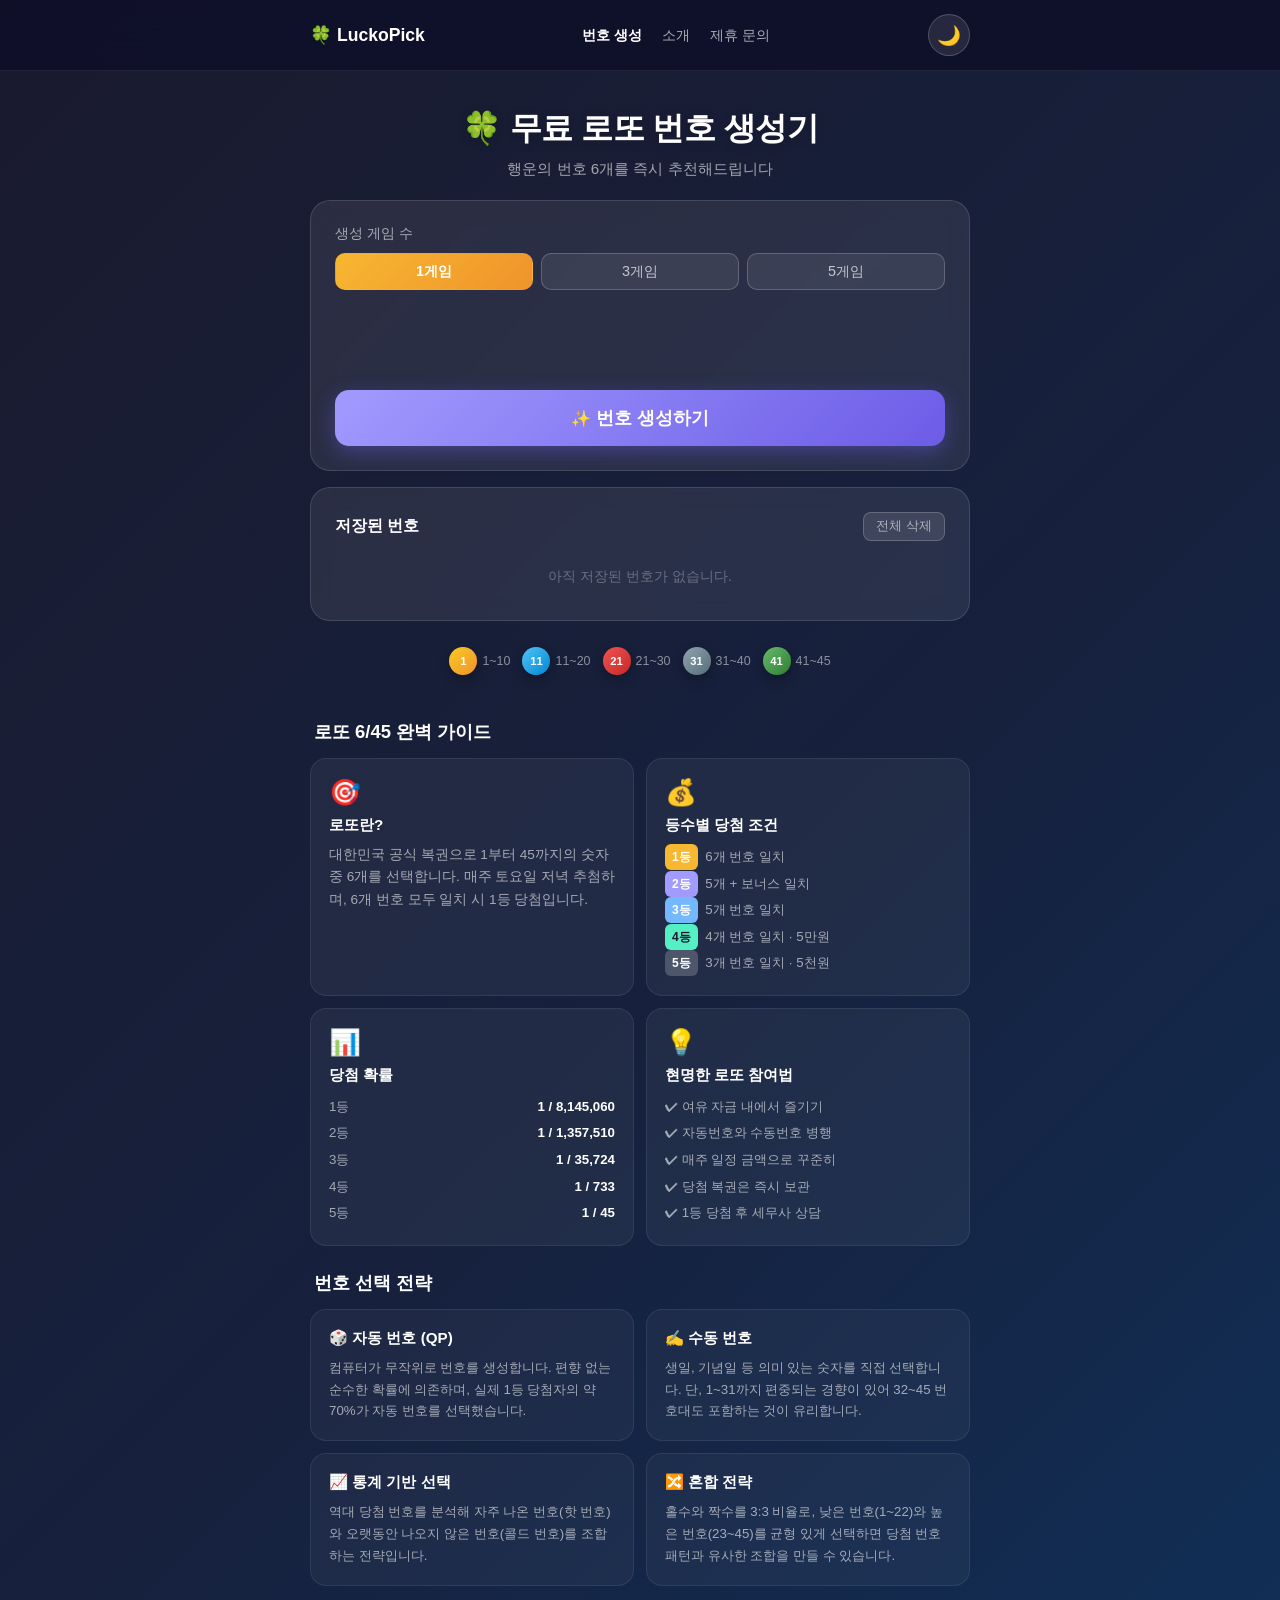
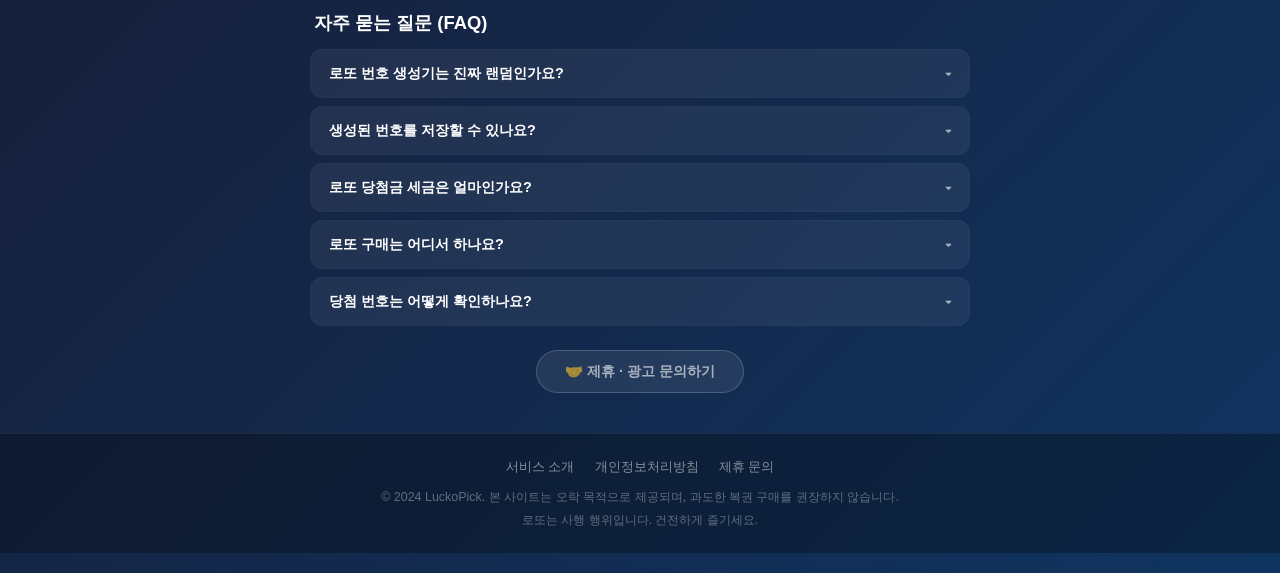
<file: index.html>
<!DOCTYPE html>
<html lang="ko">
<head>
  <meta charset="utf-8">
  <meta name="viewport" content="width=device-width, initial-scale=1">
  <title>로또 번호 생성기 | LuckoPick - 무료 로또 번호 추천</title>
  <meta name="description" content="무료 로또 번호 생성기. 1~45 사이 6개 번호를 랜덤으로 추천해드립니다. 당첨 통계, 번호 분석 등 다양한 정보를 제공합니다.">
  <meta name="keywords" content="로또번호생성기, 로또번호추천, 로또번호자동생성, 무료로또, 로또당첨">
  <meta name="google-adsense-account" content="ca-pub-3804672818794916">
  <script async src="https://pagead2.googlesyndication.com/pagead/js/adsbygoogle.js?client=ca-pub-3804672818794916"
     crossorigin="anonymous"></script>
  <link rel="stylesheet" href="style.css">
  <!-- Google tag (gtag.js) -->
  <script async src="https://www.googletagmanager.com/gtag/js?id=G-SM1YN5XKP8"></script>
  <script>
    window.dataLayer = window.dataLayer || [];
    function gtag(){dataLayer.push(arguments);}
    gtag('js', new Date());
    gtag('config', 'G-SM1YN5XKP8');
  </script>
  <!-- Microsoft Clarity -->
  <script type="text/javascript">
    (function(c,l,a,r,i,t,y){
        c[a]=c[a]||function(){(c[a].q=c[a].q||[]).push(arguments)};
        t=l.createElement(r);t.async=1;t.src="https://www.clarity.ms/tag/"+i;
        y=l.getElementsByTagName(r)[0];y.parentNode.insertBefore(t,y);
    })(window, document, "clarity", "script", "vy3mcishpa");
  </script>
</head>
<body>

  <!-- 네비게이션 -->
  <nav class="navbar">
    <div class="nav-inner">
      <a href="index.html" class="logo">🍀 LuckoPick</a>
      <div class="nav-links">
        <a href="index.html" class="active">번호 생성</a>
        <a href="about.html">소개</a>
        <a href="contact.html">제휴 문의</a>
      </div>
      <button class="theme-toggle" id="themeToggle" aria-label="테마 전환">🌙</button>
    </div>
  </nav>

  <div class="container">

    <!-- 히어로 -->
    <header class="hero">
      <h1>🍀 무료 로또 번호 생성기</h1>
      <p class="subtitle">행운의 번호 6개를 즉시 추천해드립니다</p>
    </header>

    <!-- 번호 생성 카드 -->
    <div class="card main-card">
      <div class="round-select">
        <label>생성 게임 수</label>
        <div class="round-buttons">
          <button class="round-btn active" data-count="1">1게임</button>
          <button class="round-btn" data-count="3">3게임</button>
          <button class="round-btn" data-count="5">5게임</button>
        </div>
      </div>
      <div id="result-area"></div>
      <button id="generateBtn" class="generate-btn">
        <span class="btn-icon">✨</span> 번호 생성하기
      </button>
    </div>

    <!-- 저장된 번호 -->
    <div class="card history-card">
      <div class="history-header">
        <h2>저장된 번호</h2>
        <button id="clearBtn" class="clear-btn">전체 삭제</button>
      </div>
      <div id="historyArea">
        <p class="empty-msg">아직 저장된 번호가 없습니다.</p>
      </div>
    </div>

    <!-- 색상 범례 -->
    <div class="legend">
      <span class="legend-item"><span class="ball ball-yellow">1</span> 1~10</span>
      <span class="legend-item"><span class="ball ball-blue">11</span> 11~20</span>
      <span class="legend-item"><span class="ball ball-red">21</span> 21~30</span>
      <span class="legend-item"><span class="ball ball-gray">31</span> 31~40</span>
      <span class="legend-item"><span class="ball ball-green">41</span> 41~45</span>
    </div>

    <!-- 로또 안내 콘텐츠 -->
    <section class="info-section">
      <h2 class="section-title">로또 6/45 완벽 가이드</h2>
      <div class="info-grid">
        <div class="info-card">
          <div class="info-icon">🎯</div>
          <h3>로또란?</h3>
          <p>대한민국 공식 복권으로 1부터 45까지의 숫자 중 6개를 선택합니다. 매주 토요일 저녁 추첨하며, 6개 번호 모두 일치 시 1등 당첨입니다.</p>
        </div>
        <div class="info-card">
          <div class="info-icon">💰</div>
          <h3>등수별 당첨 조건</h3>
          <ul class="prize-list">
            <li><span class="prize-rank rank-1">1등</span> 6개 번호 일치</li>
            <li><span class="prize-rank rank-2">2등</span> 5개 + 보너스 일치</li>
            <li><span class="prize-rank rank-3">3등</span> 5개 번호 일치</li>
            <li><span class="prize-rank rank-4">4등</span> 4개 번호 일치 · 5만원</li>
            <li><span class="prize-rank rank-5">5등</span> 3개 번호 일치 · 5천원</li>
          </ul>
        </div>
        <div class="info-card">
          <div class="info-icon">📊</div>
          <h3>당첨 확률</h3>
          <ul class="prob-list">
            <li>1등 <strong>1 / 8,145,060</strong></li>
            <li>2등 <strong>1 / 1,357,510</strong></li>
            <li>3등 <strong>1 / 35,724</strong></li>
            <li>4등 <strong>1 / 733</strong></li>
            <li>5등 <strong>1 / 45</strong></li>
          </ul>
        </div>
        <div class="info-card">
          <div class="info-icon">💡</div>
          <h3>현명한 로또 참여법</h3>
          <ul class="tip-list">
            <li>✔ 여유 자금 내에서 즐기기</li>
            <li>✔ 자동번호와 수동번호 병행</li>
            <li>✔ 매주 일정 금액으로 꾸준히</li>
            <li>✔ 당첨 복권은 즉시 보관</li>
            <li>✔ 1등 당첨 후 세무사 상담</li>
          </ul>
        </div>
      </div>
    </section>

    <!-- 번호 선택 전략 -->
    <section class="info-section">
      <h2 class="section-title">번호 선택 전략</h2>
      <div class="strategy-grid">
        <div class="strategy-card">
          <h3>🎲 자동 번호 (QP)</h3>
          <p>컴퓨터가 무작위로 번호를 생성합니다. 편향 없는 순수한 확률에 의존하며, 실제 1등 당첨자의 약 70%가 자동 번호를 선택했습니다.</p>
        </div>
        <div class="strategy-card">
          <h3>✍️ 수동 번호</h3>
          <p>생일, 기념일 등 의미 있는 숫자를 직접 선택합니다. 단, 1~31까지 편중되는 경향이 있어 32~45 번호대도 포함하는 것이 유리합니다.</p>
        </div>
        <div class="strategy-card">
          <h3>📈 통계 기반 선택</h3>
          <p>역대 당첨 번호를 분석해 자주 나온 번호(핫 번호)와 오랫동안 나오지 않은 번호(콜드 번호)를 조합하는 전략입니다.</p>
        </div>
        <div class="strategy-card">
          <h3>🔀 혼합 전략</h3>
          <p>홀수와 짝수를 3:3 비율로, 낮은 번호(1~22)와 높은 번호(23~45)를 균형 있게 선택하면 당첨 번호 패턴과 유사한 조합을 만들 수 있습니다.</p>
        </div>
      </div>
    </section>

    <!-- 자주 묻는 질문 -->
    <section class="info-section">
      <h2 class="section-title">자주 묻는 질문 (FAQ)</h2>
      <div class="faq-list">
        <div class="faq-item">
          <button class="faq-q">로또 번호 생성기는 진짜 랜덤인가요?</button>
          <div class="faq-a">네, JavaScript의 <code>Math.random()</code>을 활용한 의사난수(pseudo-random) 알고리즘으로 생성됩니다. 어떤 번호도 다른 번호보다 유리하지 않으며, 매 생성 시 완전히 독립적으로 작동합니다.</div>
        </div>
        <div class="faq-item">
          <button class="faq-q">생성된 번호를 저장할 수 있나요?</button>
          <div class="faq-a">번호를 생성하면 자동으로 기기 내 저장(localStorage)됩니다. 브라우저를 닫아도 최대 20회까지 기록이 유지되며, '전체 삭제' 버튼으로 초기화할 수 있습니다.</div>
        </div>
        <div class="faq-item">
          <button class="faq-q">로또 당첨금 세금은 얼마인가요?</button>
          <div class="faq-a">3억 원 이하 당첨금은 22%(지방세 포함), 3억 원 초과분은 33%의 세금이 부과됩니다. 예를 들어 20억 원 당첨 시 실수령액은 약 13.1억 원입니다.</div>
        </div>
        <div class="faq-item">
          <button class="faq-q">로또 구매는 어디서 하나요?</button>
          <div class="faq-a">전국 로또 판매점 또는 동행복권 공식 앱/웹사이트(dhlottery.co.kr)에서 구매할 수 있습니다. 온라인 구매는 본인 인증 후 이용 가능합니다.</div>
        </div>
        <div class="faq-item">
          <button class="faq-q">당첨 번호는 어떻게 확인하나요?</button>
          <div class="faq-a">매주 토요일 오후 8시 35분 MBC 생방송 및 동행복권 공식 채널에서 추첨합니다. 동행복권 앱에서 QR코드로 즉시 확인도 가능합니다.</div>
        </div>
      </div>
    </section>

    <!-- 제휴 배너 -->
    <div class="contact-link">
      <a href="contact.html" class="contact-btn">🤝 제휴 · 광고 문의하기</a>
    </div>

  </div>

  <!-- 푸터 -->
  <footer class="footer">
    <div class="footer-inner">
      <div class="footer-links">
        <a href="about.html">서비스 소개</a>
        <a href="privacy.html">개인정보처리방침</a>
        <a href="contact.html">제휴 문의</a>
      </div>
      <p class="footer-copy">© 2024 LuckoPick. 본 사이트는 오락 목적으로 제공되며, 과도한 복권 구매를 권장하지 않습니다.</p>
      <p class="footer-disclaimer">로또는 사행 행위입니다. 건전하게 즐기세요.</p>
    </div>
  </footer>

  <script src="main.js"></script>
</body>
</html>
</file>
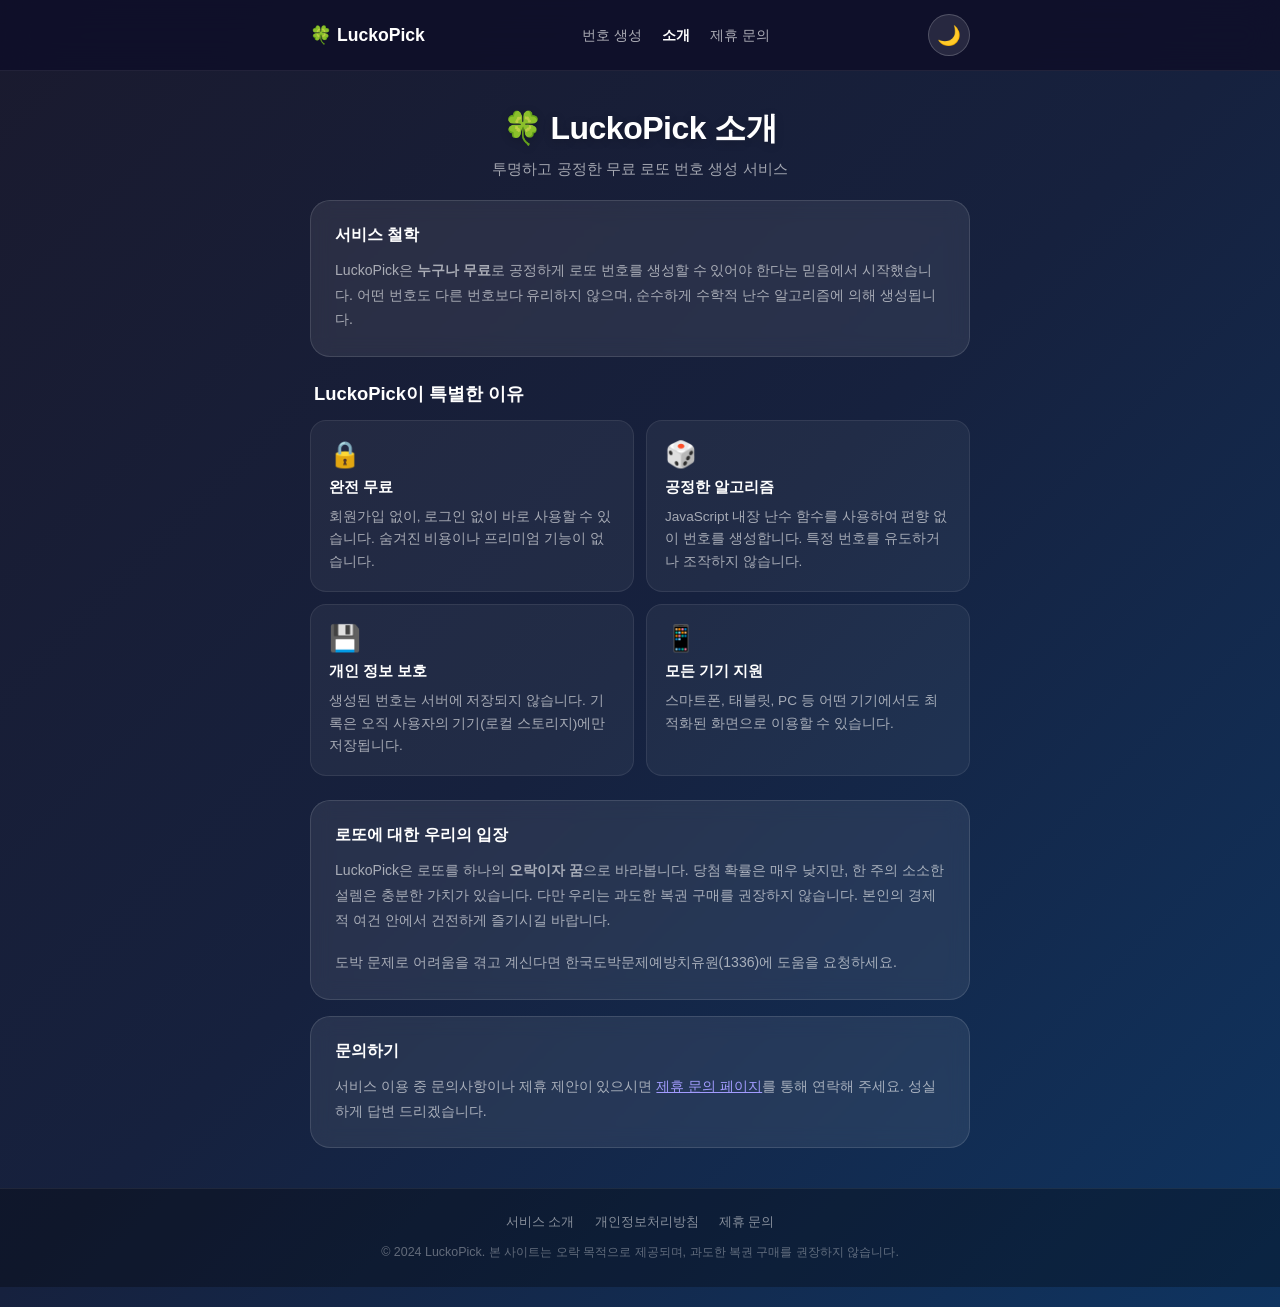
<file: about.html>
<!DOCTYPE html>
<html lang="ko">
<head>
  <meta charset="utf-8">
  <meta name="viewport" content="width=device-width, initial-scale=1">
  <title>서비스 소개 | LuckoPick</title>
  <meta name="description" content="LuckoPick은 무료 로또 번호 생성 서비스입니다. 투명하고 공정한 랜덤 번호 추천으로 여러분의 행운을 응원합니다.">
  <meta name="google-adsense-account" content="ca-pub-3804672818794916">
  <script async src="https://pagead2.googlesyndication.com/pagead/js/adsbygoogle.js?client=ca-pub-3804672818794916"
     crossorigin="anonymous"></script>
  <link rel="stylesheet" href="style.css">
  <!-- Google tag (gtag.js) -->
  <script async src="https://www.googletagmanager.com/gtag/js?id=G-SM1YN5XKP8"></script>
  <script>
    window.dataLayer = window.dataLayer || [];
    function gtag(){dataLayer.push(arguments);}
    gtag('js', new Date());
    gtag('config', 'G-SM1YN5XKP8');
  </script>
  <!-- Microsoft Clarity -->
  <script type="text/javascript">
    (function(c,l,a,r,i,t,y){
        c[a]=c[a]||function(){(c[a].q=c[a].q||[]).push(arguments)};
        t=l.createElement(r);t.async=1;t.src="https://www.clarity.ms/tag/"+i;
        y=l.getElementsByTagName(r)[0];y.parentNode.insertBefore(t,y);
    })(window, document, "clarity", "script", "vy3mcishpa");
  </script>
</head>
<body>

  <nav class="navbar">
    <div class="nav-inner">
      <a href="index.html" class="logo">🍀 LuckoPick</a>
      <div class="nav-links">
        <a href="index.html">번호 생성</a>
        <a href="about.html" class="active">소개</a>
        <a href="contact.html">제휴 문의</a>
      </div>
      <button class="theme-toggle" id="themeToggle" aria-label="테마 전환">🌙</button>
    </div>
  </nav>

  <div class="container">
    <header class="hero">
      <h1>🍀 LuckoPick 소개</h1>
      <p class="subtitle">투명하고 공정한 무료 로또 번호 생성 서비스</p>
    </header>

    <div class="card">
      <h2 class="card-title">서비스 철학</h2>
      <p class="card-text">LuckoPick은 <strong>누구나 무료</strong>로 공정하게 로또 번호를 생성할 수 있어야 한다는 믿음에서 시작했습니다. 어떤 번호도 다른 번호보다 유리하지 않으며, 순수하게 수학적 난수 알고리즘에 의해 생성됩니다.</p>
    </div>

    <section class="info-section">
      <h2 class="section-title">LuckoPick이 특별한 이유</h2>
      <div class="info-grid">
        <div class="info-card">
          <div class="info-icon">🔒</div>
          <h3>완전 무료</h3>
          <p>회원가입 없이, 로그인 없이 바로 사용할 수 있습니다. 숨겨진 비용이나 프리미엄 기능이 없습니다.</p>
        </div>
        <div class="info-card">
          <div class="info-icon">🎲</div>
          <h3>공정한 알고리즘</h3>
          <p>JavaScript 내장 난수 함수를 사용하여 편향 없이 번호를 생성합니다. 특정 번호를 유도하거나 조작하지 않습니다.</p>
        </div>
        <div class="info-card">
          <div class="info-icon">💾</div>
          <h3>개인 정보 보호</h3>
          <p>생성된 번호는 서버에 저장되지 않습니다. 기록은 오직 사용자의 기기(로컬 스토리지)에만 저장됩니다.</p>
        </div>
        <div class="info-card">
          <div class="info-icon">📱</div>
          <h3>모든 기기 지원</h3>
          <p>스마트폰, 태블릿, PC 등 어떤 기기에서도 최적화된 화면으로 이용할 수 있습니다.</p>
        </div>
      </div>
    </section>

    <div class="card">
      <h2 class="card-title">로또에 대한 우리의 입장</h2>
      <p class="card-text">LuckoPick은 로또를 하나의 <strong>오락이자 꿈</strong>으로 바라봅니다. 당첨 확률은 매우 낮지만, 한 주의 소소한 설렘은 충분한 가치가 있습니다. 다만 우리는 과도한 복권 구매를 권장하지 않습니다. 본인의 경제적 여건 안에서 건전하게 즐기시길 바랍니다.</p>
      <br>
      <p class="card-text">도박 문제로 어려움을 겪고 계신다면 한국도박문제예방치유원(1336)에 도움을 요청하세요.</p>
    </div>

    <div class="card">
      <h2 class="card-title">문의하기</h2>
      <p class="card-text">서비스 이용 중 문의사항이나 제휴 제안이 있으시면 <a href="contact.html" style="color: #a29bfe;">제휴 문의 페이지</a>를 통해 연락해 주세요. 성실하게 답변 드리겠습니다.</p>
    </div>

  </div>

  <footer class="footer">
    <div class="footer-inner">
      <div class="footer-links">
        <a href="about.html">서비스 소개</a>
        <a href="privacy.html">개인정보처리방침</a>
        <a href="contact.html">제휴 문의</a>
      </div>
      <p class="footer-copy">© 2024 LuckoPick. 본 사이트는 오락 목적으로 제공되며, 과도한 복권 구매를 권장하지 않습니다.</p>
    </div>
  </footer>

  <script src="main.js"></script>
</body>
</html>
</file>
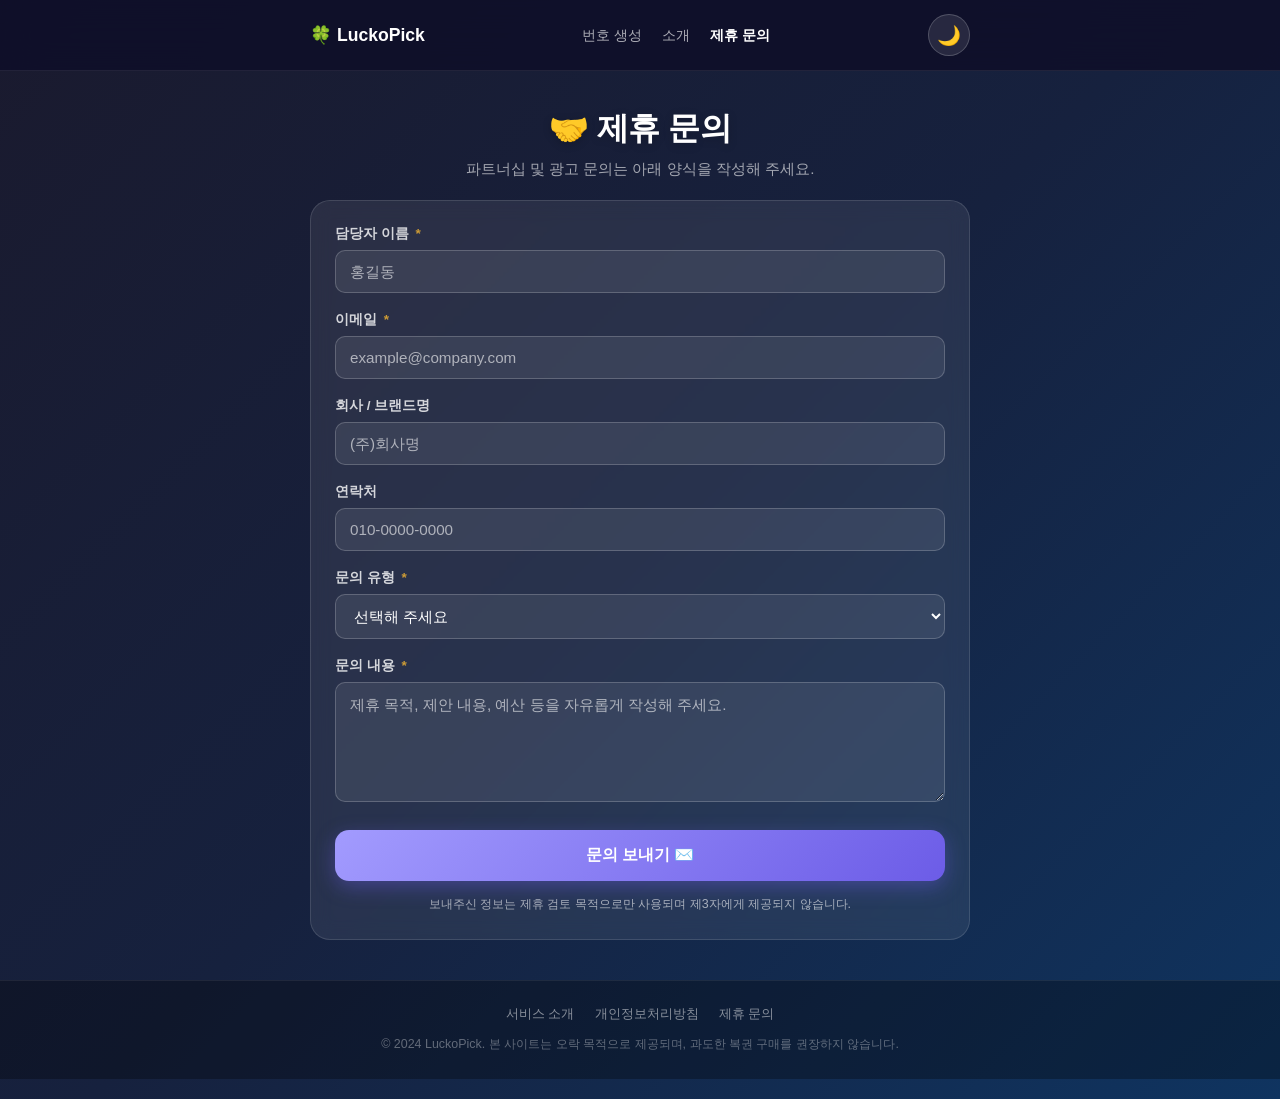
<file: contact.html>
<!DOCTYPE html>
<html lang="ko">
<head>
  <meta charset="utf-8">
  <meta name="viewport" content="width=device-width, initial-scale=1">
  <title>제휴 문의 | LuckoPick</title>
  <meta name="description" content="LuckoPick 제휴, 광고, 파트너십 문의 페이지입니다.">
  <meta name="google-adsense-account" content="ca-pub-3804672818794916">
  <script async src="https://pagead2.googlesyndication.com/pagead/js/adsbygoogle.js?client=ca-pub-3804672818794916"
     crossorigin="anonymous"></script>
  <link rel="stylesheet" href="style.css">
  <!-- Google tag (gtag.js) -->
  <script async src="https://www.googletagmanager.com/gtag/js?id=G-SM1YN5XKP8"></script>
  <script>
    window.dataLayer = window.dataLayer || [];
    function gtag(){dataLayer.push(arguments);}
    gtag('js', new Date());
    gtag('config', 'G-SM1YN5XKP8');
  </script>
  <!-- Microsoft Clarity -->
  <script type="text/javascript">
    (function(c,l,a,r,i,t,y){
        c[a]=c[a]||function(){(c[a].q=c[a].q||[]).push(arguments)};
        t=l.createElement(r);t.async=1;t.src="https://www.clarity.ms/tag/"+i;
        y=l.getElementsByTagName(r)[0];y.parentNode.insertBefore(t,y);
    })(window, document, "clarity", "script", "vy3mcishpa");
  </script>
  <style>
    .form-group { margin-bottom: 18px; }
    label {
      display: block;
      font-size: 0.85rem;
      font-weight: 600;
      color: var(--text-color);
      opacity: 0.8;
      margin-bottom: 7px;
    }
    label .required { color: #f7b731; margin-left: 3px; }
    input, select, textarea {
      width: 100%;
      padding: 12px 14px;
      background: var(--round-btn-bg);
      border: 1px solid var(--round-btn-border);
      border-radius: 10px;
      color: var(--text-color);
      font-size: 0.95rem;
      font-family: inherit;
      outline: none;
      transition: border-color 0.2s, background 0.2s;
    }
    input::placeholder, textarea::placeholder { color: var(--text-muted); }
    input:focus, select:focus, textarea:focus {
      border-color: #a29bfe;
      background: rgba(162,155,254,0.08);
    }
    select option { background: #1a1a2e; color: #fff; }
    textarea { resize: vertical; min-height: 120px; }
    .submit-btn {
      width: 100%;
      padding: 15px;
      background: linear-gradient(135deg, #a29bfe, #6c5ce7);
      border: none;
      border-radius: 14px;
      color: #fff;
      font-size: 1rem;
      font-weight: 700;
      cursor: pointer;
      margin-top: 6px;
      box-shadow: 0 6px 20px rgba(108,92,231,0.4);
      transition: transform 0.2s, box-shadow 0.2s;
    }
    .submit-btn:hover { transform: translateY(-2px); box-shadow: 0 10px 28px rgba(108,92,231,0.5); }
    .submit-btn:active { transform: translateY(0); }
    .submit-btn:disabled { opacity: 0.6; cursor: not-allowed; transform: none; }
    .success-msg {
      display: none;
      background: rgba(102,187,106,0.15);
      border: 1px solid rgba(102,187,106,0.4);
      border-radius: 12px;
      padding: 18px;
      text-align: center;
      color: #a5d6a7;
      margin-top: 16px;
      font-weight: 600;
      font-size: 0.95rem;
    }
    .success-msg.show { display: block; }
    .notice {
      font-size: 0.78rem;
      color: var(--text-muted);
      text-align: center;
      margin-top: 14px;
      line-height: 1.6;
    }
  </style>
</head>
<body>

  <nav class="navbar">
    <div class="nav-inner">
      <a href="index.html" class="logo">🍀 LuckoPick</a>
      <div class="nav-links">
        <a href="index.html">번호 생성</a>
        <a href="about.html">소개</a>
        <a href="contact.html" class="active">제휴 문의</a>
      </div>
      <button class="theme-toggle" id="themeToggle" aria-label="테마 전환">🌙</button>
    </div>
  </nav>

  <div class="container">
    <header class="hero">
      <h1>🤝 제휴 문의</h1>
      <p class="subtitle">파트너십 및 광고 문의는 아래 양식을 작성해 주세요.</p>
    </header>

    <div class="card">
      <form id="contactForm" action="https://formspree.io/f/xyknognn" method="POST">

        <div class="form-group">
          <label>담당자 이름 <span class="required">*</span></label>
          <input type="text" name="name" placeholder="홍길동" required>
        </div>

        <div class="form-group">
          <label>이메일 <span class="required">*</span></label>
          <input type="email" name="email" placeholder="example@company.com" required>
        </div>

        <div class="form-group">
          <label>회사 / 브랜드명</label>
          <input type="text" name="company" placeholder="(주)회사명">
        </div>

        <div class="form-group">
          <label>연락처</label>
          <input type="tel" name="phone" placeholder="010-0000-0000">
        </div>

        <div class="form-group">
          <label>문의 유형 <span class="required">*</span></label>
          <select name="type" required>
            <option value="" disabled selected>선택해 주세요</option>
            <option value="광고/스폰서십">광고 / 스폰서십</option>
            <option value="콘텐츠 제휴">콘텐츠 제휴</option>
            <option value="입점/등록 제안">입점 / 등록 제안</option>
            <option value="공동 마케팅">공동 마케팅</option>
            <option value="기타">기타</option>
          </select>
        </div>

        <div class="form-group">
          <label>문의 내용 <span class="required">*</span></label>
          <textarea name="message" placeholder="제휴 목적, 제안 내용, 예산 등을 자유롭게 작성해 주세요." required></textarea>
        </div>

        <input type="text" name="_gotcha" style="display:none">
        <input type="hidden" name="_subject" value="[LuckoPick] 새 제휴 문의가 도착했습니다">

        <button type="submit" class="submit-btn" id="submitBtn">문의 보내기 ✉️</button>
      </form>

      <div class="success-msg" id="successMsg">
        ✅ 문의가 성공적으로 전송되었습니다!<br>
        빠른 시일 내에 답변 드리겠습니다.
      </div>

      <p class="notice">보내주신 정보는 제휴 검토 목적으로만 사용되며 제3자에게 제공되지 않습니다.</p>
    </div>
  </div>

  <footer class="footer">
    <div class="footer-inner">
      <div class="footer-links">
        <a href="about.html">서비스 소개</a>
        <a href="privacy.html">개인정보처리방침</a>
        <a href="contact.html">제휴 문의</a>
      </div>
      <p class="footer-copy">© 2024 LuckoPick. 본 사이트는 오락 목적으로 제공되며, 과도한 복권 구매를 권장하지 않습니다.</p>
    </div>
  </footer>

  <script src="main.js"></script>
  <script>
    const form = document.getElementById('contactForm');
    const submitBtn = document.getElementById('submitBtn');
    const successMsg = document.getElementById('successMsg');

    form.addEventListener('submit', async (e) => {
      e.preventDefault();
      submitBtn.disabled = true;
      submitBtn.textContent = '전송 중...';
      try {
        const res = await fetch(form.action, {
          method: 'POST',
          body: new FormData(form),
          headers: { 'Accept': 'application/json' }
        });
        if (res.ok) {
          form.style.display = 'none';
          successMsg.classList.add('show');
        } else {
          alert('전송에 실패했습니다. 잠시 후 다시 시도해 주세요.');
          submitBtn.disabled = false;
          submitBtn.textContent = '문의 보내기 ✉️';
        }
      } catch {
        alert('네트워크 오류가 발생했습니다.');
        submitBtn.disabled = false;
        submitBtn.textContent = '문의 보내기 ✉️';
      }
    });
  </script>
</body>
</html>
</file>
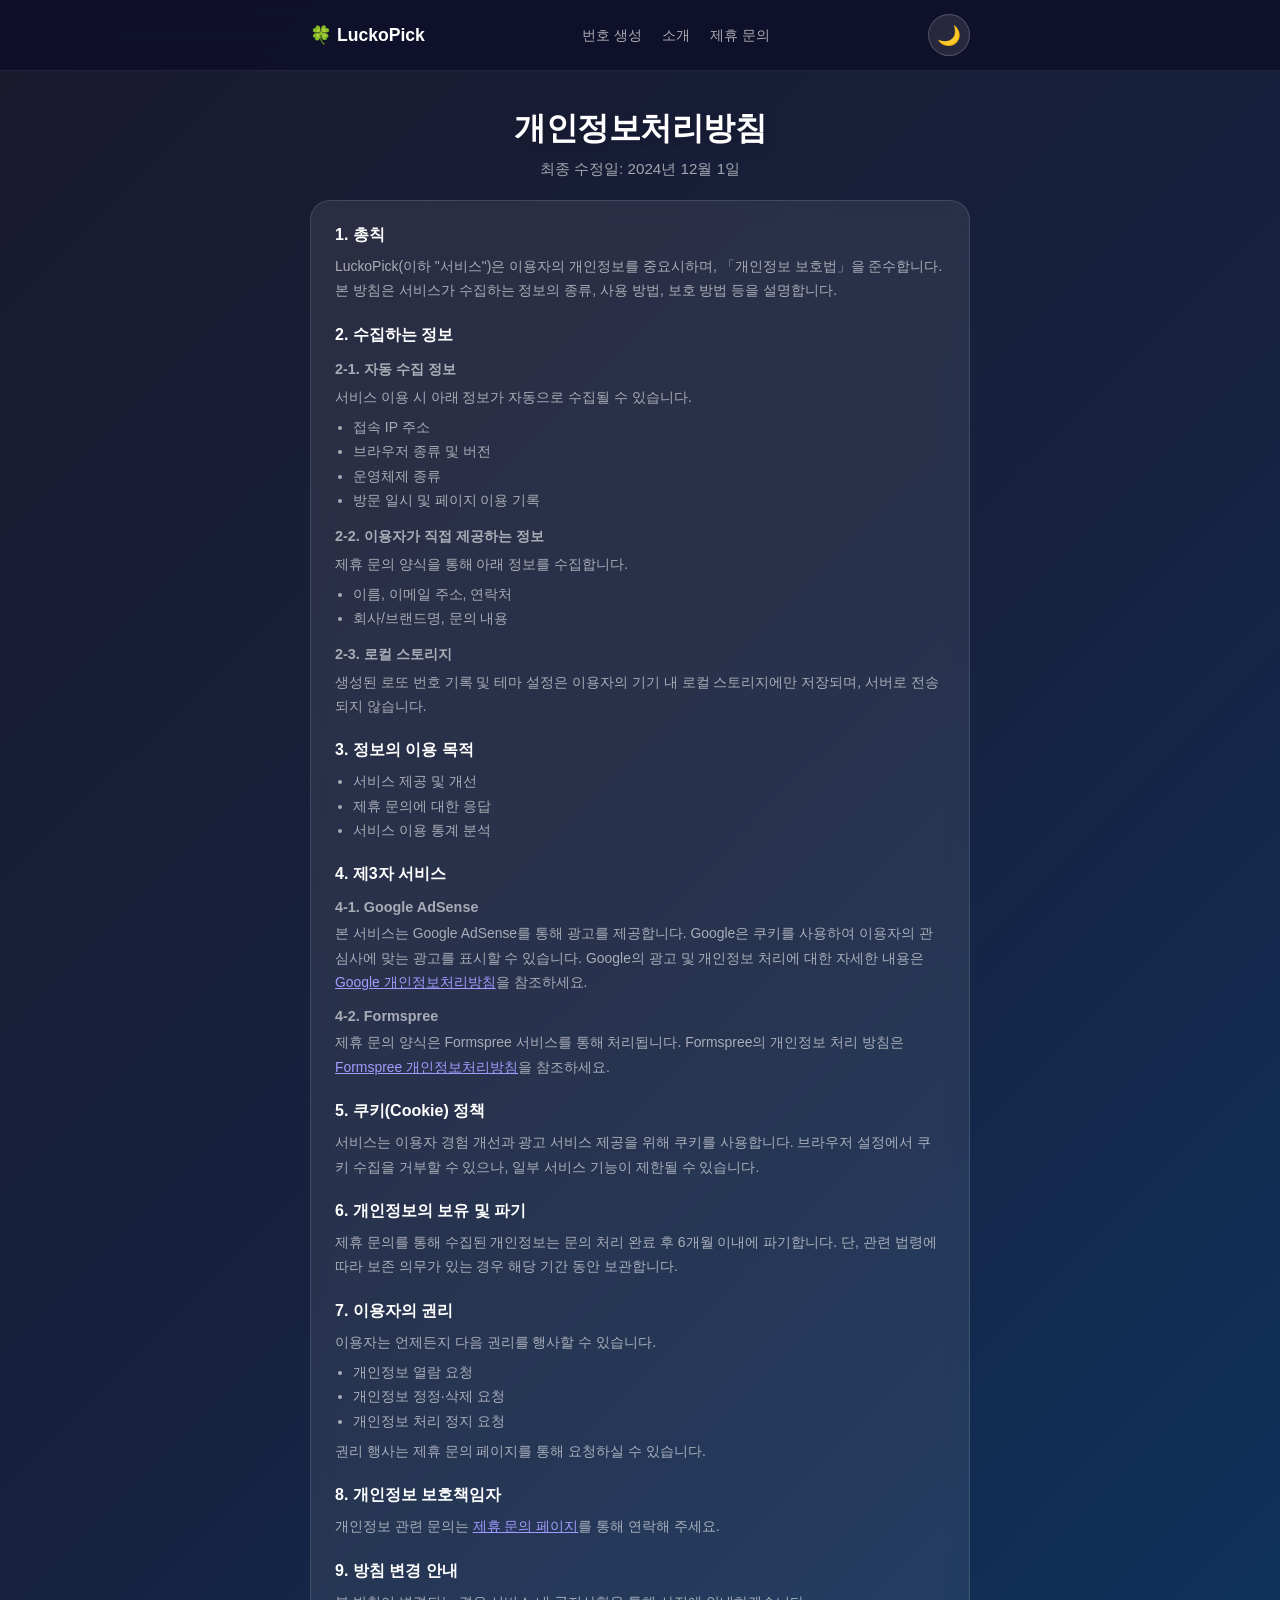
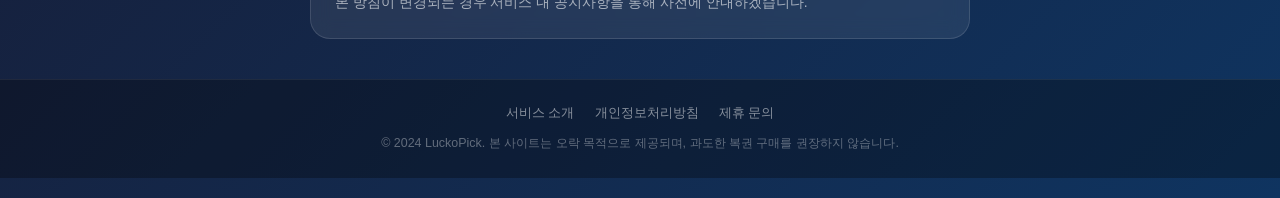
<file: privacy.html>
<!DOCTYPE html>
<html lang="ko">
<head>
  <meta charset="utf-8">
  <meta name="viewport" content="width=device-width, initial-scale=1">
  <title>개인정보처리방침 | LuckoPick</title>
  <meta name="description" content="LuckoPick의 개인정보처리방침입니다.">
  <meta name="google-adsense-account" content="ca-pub-3804672818794916">
  <script async src="https://pagead2.googlesyndication.com/pagead/js/adsbygoogle.js?client=ca-pub-3804672818794916"
     crossorigin="anonymous"></script>
  <link rel="stylesheet" href="style.css">
  <!-- Google tag (gtag.js) -->
  <script async src="https://www.googletagmanager.com/gtag/js?id=G-SM1YN5XKP8"></script>
  <script>
    window.dataLayer = window.dataLayer || [];
    function gtag(){dataLayer.push(arguments);}
    gtag('js', new Date());
    gtag('config', 'G-SM1YN5XKP8');
  </script>
  <!-- Microsoft Clarity -->
  <script type="text/javascript">
    (function(c,l,a,r,i,t,y){
        c[a]=c[a]||function(){(c[a].q=c[a].q||[]).push(arguments)};
        t=l.createElement(r);t.async=1;t.src="https://www.clarity.ms/tag/"+i;
        y=l.getElementsByTagName(r)[0];y.parentNode.insertBefore(t,y);
    })(window, document, "clarity", "script", "vy3mcishpa");
  </script>
</head>
<body>

  <nav class="navbar">
    <div class="nav-inner">
      <a href="index.html" class="logo">🍀 LuckoPick</a>
      <div class="nav-links">
        <a href="index.html">번호 생성</a>
        <a href="about.html">소개</a>
        <a href="contact.html">제휴 문의</a>
      </div>
      <button class="theme-toggle" id="themeToggle" aria-label="테마 전환">🌙</button>
    </div>
  </nav>

  <div class="container">
    <header class="hero">
      <h1>개인정보처리방침</h1>
      <p class="subtitle">최종 수정일: 2024년 12월 1일</p>
    </header>

    <div class="card privacy-card">

      <h2>1. 총칙</h2>
      <p>LuckoPick(이하 "서비스")은 이용자의 개인정보를 중요시하며, 「개인정보 보호법」을 준수합니다. 본 방침은 서비스가 수집하는 정보의 종류, 사용 방법, 보호 방법 등을 설명합니다.</p>

      <h2>2. 수집하는 정보</h2>
      <h3>2-1. 자동 수집 정보</h3>
      <p>서비스 이용 시 아래 정보가 자동으로 수집될 수 있습니다.</p>
      <ul>
        <li>접속 IP 주소</li>
        <li>브라우저 종류 및 버전</li>
        <li>운영체제 종류</li>
        <li>방문 일시 및 페이지 이용 기록</li>
      </ul>

      <h3>2-2. 이용자가 직접 제공하는 정보</h3>
      <p>제휴 문의 양식을 통해 아래 정보를 수집합니다.</p>
      <ul>
        <li>이름, 이메일 주소, 연락처</li>
        <li>회사/브랜드명, 문의 내용</li>
      </ul>

      <h3>2-3. 로컬 스토리지</h3>
      <p>생성된 로또 번호 기록 및 테마 설정은 이용자의 기기 내 로컬 스토리지에만 저장되며, 서버로 전송되지 않습니다.</p>

      <h2>3. 정보의 이용 목적</h2>
      <ul>
        <li>서비스 제공 및 개선</li>
        <li>제휴 문의에 대한 응답</li>
        <li>서비스 이용 통계 분석</li>
      </ul>

      <h2>4. 제3자 서비스</h2>
      <h3>4-1. Google AdSense</h3>
      <p>본 서비스는 Google AdSense를 통해 광고를 제공합니다. Google은 쿠키를 사용하여 이용자의 관심사에 맞는 광고를 표시할 수 있습니다. Google의 광고 및 개인정보 처리에 대한 자세한 내용은 <a href="https://policies.google.com/privacy" target="_blank" rel="noopener">Google 개인정보처리방침</a>을 참조하세요.</p>

      <h3>4-2. Formspree</h3>
      <p>제휴 문의 양식은 Formspree 서비스를 통해 처리됩니다. Formspree의 개인정보 처리 방침은 <a href="https://formspree.io/legal/privacy-policy" target="_blank" rel="noopener">Formspree 개인정보처리방침</a>을 참조하세요.</p>

      <h2>5. 쿠키(Cookie) 정책</h2>
      <p>서비스는 이용자 경험 개선과 광고 서비스 제공을 위해 쿠키를 사용합니다. 브라우저 설정에서 쿠키 수집을 거부할 수 있으나, 일부 서비스 기능이 제한될 수 있습니다.</p>

      <h2>6. 개인정보의 보유 및 파기</h2>
      <p>제휴 문의를 통해 수집된 개인정보는 문의 처리 완료 후 6개월 이내에 파기합니다. 단, 관련 법령에 따라 보존 의무가 있는 경우 해당 기간 동안 보관합니다.</p>

      <h2>7. 이용자의 권리</h2>
      <p>이용자는 언제든지 다음 권리를 행사할 수 있습니다.</p>
      <ul>
        <li>개인정보 열람 요청</li>
        <li>개인정보 정정·삭제 요청</li>
        <li>개인정보 처리 정지 요청</li>
      </ul>
      <p>권리 행사는 제휴 문의 페이지를 통해 요청하실 수 있습니다.</p>

      <h2>8. 개인정보 보호책임자</h2>
      <p>개인정보 관련 문의는 <a href="contact.html">제휴 문의 페이지</a>를 통해 연락해 주세요.</p>

      <h2>9. 방침 변경 안내</h2>
      <p>본 방침이 변경되는 경우 서비스 내 공지사항을 통해 사전에 안내하겠습니다.</p>

    </div>
  </div>

  <footer class="footer">
    <div class="footer-inner">
      <div class="footer-links">
        <a href="about.html">서비스 소개</a>
        <a href="privacy.html">개인정보처리방침</a>
        <a href="contact.html">제휴 문의</a>
      </div>
      <p class="footer-copy">© 2024 LuckoPick. 본 사이트는 오락 목적으로 제공되며, 과도한 복권 구매를 권장하지 않습니다.</p>
    </div>
  </footer>

  <script src="main.js"></script>
</body>
</html>
</file>
<file: style.css>
* {
  box-sizing: border-box;
  margin: 0;
  padding: 0;
}

/* ── 다크 모드 (기본) ── */
:root {
  --bg-gradient: linear-gradient(135deg, #1a1a2e 0%, #16213e 50%, #0f3460 100%);
  --text-color: #fff;
  --text-muted: rgba(255,255,255,0.6);
  --text-faint: rgba(255,255,255,0.35);
  --card-bg: rgba(255,255,255,0.08);
  --card-border: rgba(255,255,255,0.12);
  --round-btn-bg: rgba(255,255,255,0.08);
  --round-btn-border: rgba(255,255,255,0.2);
  --round-btn-color: rgba(255,255,255,0.7);
  --round-btn-hover: rgba(255,255,255,0.15);
  --clear-btn-bg: rgba(255,255,255,0.1);
  --clear-btn-border: rgba(255,255,255,0.2);
  --clear-btn-color: rgba(255,255,255,0.6);
  --history-border: rgba(255,255,255,0.07);
  --empty-color: rgba(255,255,255,0.3);
  --legend-color: rgba(255,255,255,0.5);
  --theme-btn-bg: rgba(255,255,255,0.1);
  --theme-btn-border: rgba(255,255,255,0.2);
  --nav-bg: rgba(15,15,40,0.85);
  --nav-border: rgba(255,255,255,0.08);
  --nav-link: rgba(255,255,255,0.65);
  --nav-active: #fff;
  --info-card-bg: rgba(255,255,255,0.05);
  --info-card-border: rgba(255,255,255,0.08);
  --faq-q-bg: rgba(255,255,255,0.06);
  --faq-q-hover: rgba(255,255,255,0.1);
  --faq-a-bg: rgba(255,255,255,0.03);
  --footer-bg: rgba(0,0,0,0.3);
  --footer-border: rgba(255,255,255,0.07);
  --footer-link: rgba(255,255,255,0.5);
  --strategy-bg: rgba(255,255,255,0.04);
  --strategy-border: rgba(255,255,255,0.08);
}

/* ── 라이트 모드 ── */
body.light {
  --bg-gradient: linear-gradient(135deg, #e8eaf6 0%, #e3f2fd 50%, #f3e5f5 100%);
  --text-color: #1a1a2e;
  --text-muted: rgba(0,0,0,0.55);
  --text-faint: rgba(0,0,0,0.35);
  --card-bg: rgba(255,255,255,0.75);
  --card-border: rgba(0,0,0,0.08);
  --round-btn-bg: rgba(0,0,0,0.05);
  --round-btn-border: rgba(0,0,0,0.15);
  --round-btn-color: rgba(0,0,0,0.65);
  --round-btn-hover: rgba(0,0,0,0.1);
  --clear-btn-bg: rgba(0,0,0,0.05);
  --clear-btn-border: rgba(0,0,0,0.15);
  --clear-btn-color: rgba(0,0,0,0.5);
  --history-border: rgba(0,0,0,0.07);
  --empty-color: rgba(0,0,0,0.3);
  --legend-color: rgba(0,0,0,0.5);
  --theme-btn-bg: rgba(0,0,0,0.07);
  --theme-btn-border: rgba(0,0,0,0.15);
  --nav-bg: rgba(255,255,255,0.9);
  --nav-border: rgba(0,0,0,0.08);
  --nav-link: rgba(0,0,0,0.55);
  --nav-active: #1a1a2e;
  --info-card-bg: rgba(255,255,255,0.7);
  --info-card-border: rgba(0,0,0,0.07);
  --faq-q-bg: rgba(0,0,0,0.04);
  --faq-q-hover: rgba(0,0,0,0.08);
  --faq-a-bg: rgba(0,0,0,0.02);
  --footer-bg: rgba(0,0,0,0.06);
  --footer-border: rgba(0,0,0,0.08);
  --footer-link: rgba(0,0,0,0.45);
  --strategy-bg: rgba(255,255,255,0.6);
  --strategy-border: rgba(0,0,0,0.07);
}

body {
  font-family: 'Segoe UI', 'Apple SD Gothic Neo', sans-serif;
  background: var(--bg-gradient);
  min-height: 100vh;
  padding: 0 0 20px;
  color: var(--text-color);
  transition: background 0.35s, color 0.35s;
}

.container {
  max-width: 600px;
  margin: 0 auto;
  padding: 0 20px;
}

header {
  text-align: center;
  padding: 30px 0 20px;
}

/* 헤더 상단 레이아웃 */
.header-top {
  display: flex;
  align-items: center;
  justify-content: space-between;
}

header h1 {
  font-size: 2rem;
  font-weight: 800;
  letter-spacing: -0.5px;
  text-shadow: 0 2px 10px rgba(0,0,0,0.2);
}

/* 테마 토글 버튼 */
.theme-toggle {
  width: 42px;
  height: 42px;
  border-radius: 50%;
  border: 1px solid var(--theme-btn-border);
  background: var(--theme-btn-bg);
  font-size: 1.2rem;
  cursor: pointer;
  display: flex;
  align-items: center;
  justify-content: center;
  transition: background 0.2s, transform 0.2s;
}

.theme-toggle:hover {
  transform: rotate(20deg) scale(1.1);
}

.subtitle {
  margin-top: 8px;
  color: var(--text-muted);
  font-size: 0.95rem;
}

.card {
  background: var(--card-bg);
  backdrop-filter: blur(10px);
  border: 1px solid var(--card-border);
  border-radius: 20px;
  padding: 24px;
  margin-bottom: 16px;
  transition: background 0.35s, border-color 0.35s;
}

/* 게임 수 선택 */
.round-select {
  margin-bottom: 20px;
}

.round-select label {
  display: block;
  font-size: 0.85rem;
  color: var(--text-muted);
  margin-bottom: 10px;
}

.round-buttons {
  display: flex;
  gap: 8px;
}

.round-btn {
  flex: 1;
  padding: 8px 0;
  background: var(--round-btn-bg);
  border: 1px solid var(--round-btn-border);
  border-radius: 10px;
  color: var(--round-btn-color);
  font-size: 0.9rem;
  cursor: pointer;
  transition: all 0.2s;
}

.round-btn:hover {
  background: var(--round-btn-hover);
}

.round-btn.active {
  background: linear-gradient(135deg, #f7b731, #f0932b);
  border-color: transparent;
  color: #fff;
  font-weight: 700;
}

/* 결과 영역 */
#result-area {
  min-height: 60px;
  margin-bottom: 20px;
}

.game-row {
  display: flex;
  align-items: center;
  gap: 10px;
  margin-bottom: 14px;
}

.game-label {
  font-size: 0.8rem;
  color: var(--text-muted);
  min-width: 36px;
}

.balls-wrap {
  display: flex;
  gap: 8px;
  flex-wrap: wrap;
}

/* 번호 공 */
.ball {
  width: 46px;
  height: 46px;
  border-radius: 50%;
  display: inline-flex;
  justify-content: center;
  align-items: center;
  font-size: 1rem;
  font-weight: 800;
  box-shadow: 0 4px 12px rgba(0,0,0,0.3);
  transition: transform 0.2s;
}

.ball:hover {
  transform: scale(1.1);
}

.ball-yellow { background: linear-gradient(135deg, #f9ca24, #f0932b); color: #fff; }
.ball-blue   { background: linear-gradient(135deg, #4fc3f7, #0288d1); color: #fff; }
.ball-red    { background: linear-gradient(135deg, #ef5350, #c62828); color: #fff; }
.ball-gray   { background: linear-gradient(135deg, #90a4ae, #546e7a); color: #fff; }
.ball-green  { background: linear-gradient(135deg, #66bb6a, #2e7d32); color: #fff; }

/* 공 등장 애니메이션 */
@keyframes popIn {
  0%   { transform: scale(0) rotate(-180deg); opacity: 0; }
  70%  { transform: scale(1.15) rotate(10deg); }
  100% { transform: scale(1) rotate(0deg); opacity: 1; }
}

.ball.animate {
  animation: popIn 0.4s ease forwards;
  opacity: 0;
}

/* 생성 버튼 */
.generate-btn {
  width: 100%;
  padding: 16px;
  background: linear-gradient(135deg, #a29bfe, #6c5ce7);
  border: none;
  border-radius: 14px;
  color: #fff;
  font-size: 1.1rem;
  font-weight: 700;
  cursor: pointer;
  transition: all 0.2s;
  box-shadow: 0 6px 20px rgba(108, 92, 231, 0.4);
}

.generate-btn:hover {
  transform: translateY(-2px);
  box-shadow: 0 8px 24px rgba(108, 92, 231, 0.55);
}

.generate-btn:active {
  transform: translateY(0);
}

.btn-icon {
  font-size: 1rem;
}

/* 저장 기록 */
.history-card h2 {
  font-size: 1rem;
  font-weight: 700;
}

.history-header {
  display: flex;
  justify-content: space-between;
  align-items: center;
  margin-bottom: 16px;
}

.clear-btn {
  background: var(--clear-btn-bg);
  border: 1px solid var(--clear-btn-border);
  border-radius: 8px;
  color: var(--clear-btn-color);
  font-size: 0.8rem;
  padding: 5px 12px;
  cursor: pointer;
  transition: all 0.2s;
}

.clear-btn:hover {
  background: rgba(255, 82, 82, 0.3);
  color: #fff;
}

.history-entry {
  padding: 12px 0;
  border-bottom: 1px solid var(--history-border);
}

.history-entry:last-child {
  border-bottom: none;
}

.history-date {
  font-size: 0.75rem;
  color: var(--text-faint);
  margin-bottom: 8px;
}

.history-balls {
  display: flex;
  gap: 6px;
  flex-wrap: wrap;
}

.history-balls .ball {
  width: 36px;
  height: 36px;
  font-size: 0.8rem;
}

.empty-msg {
  text-align: center;
  color: var(--empty-color);
  font-size: 0.9rem;
  padding: 10px 0;
}

/* 제휴 문의 버튼 */
.contact-link {
  text-align: center;
  margin-bottom: 12px;
}

.contact-btn {
  display: inline-block;
  padding: 11px 28px;
  background: rgba(255,255,255,0.08);
  border: 1px solid rgba(255,255,255,0.18);
  border-radius: 30px;
  color: var(--text-muted);
  font-size: 0.9rem;
  font-weight: 600;
  text-decoration: none;
  transition: all 0.2s;
}

.contact-btn:hover {
  background: rgba(255,255,255,0.15);
  color: var(--text-color);
}

/* 범례 */
.legend {
  display: flex;
  justify-content: center;
  gap: 12px;
  flex-wrap: wrap;
  padding: 10px 0 20px;
}

.legend-item {
  display: flex;
  align-items: center;
  gap: 5px;
  font-size: 0.78rem;
  color: var(--legend-color);
}

.legend-item .ball {
  width: 28px;
  height: 28px;
  font-size: 0.7rem;
}

/* ── 네비게이션 ── */
.navbar {
  position: sticky;
  top: 0;
  z-index: 100;
  background: var(--nav-bg);
  border-bottom: 1px solid var(--nav-border);
  backdrop-filter: blur(16px);
  transition: background 0.35s;
}

.nav-inner {
  max-width: 700px;
  margin: 0 auto;
  display: flex;
  align-items: center;
  justify-content: space-between;
  padding: 14px 20px;
}

.logo {
  font-size: 1.1rem;
  font-weight: 800;
  color: var(--text-color);
  text-decoration: none;
}

.nav-links {
  display: flex;
  gap: 20px;
}

.nav-links a {
  color: var(--nav-link);
  text-decoration: none;
  font-size: 0.9rem;
  font-weight: 500;
  transition: color 0.2s;
}

.nav-links a:hover,
.nav-links a.active {
  color: var(--nav-active);
  font-weight: 700;
}

/* ── 히어로 ── */
.hero {
  text-align: center;
  padding: 36px 0 20px;
}

.hero h1 {
  font-size: 2rem;
  font-weight: 800;
  letter-spacing: -0.5px;
}

/* ── 콘텐츠 섹션 ── */
.info-section {
  margin: 24px 0;
}

.section-title {
  font-size: 1.15rem;
  font-weight: 800;
  margin-bottom: 14px;
  padding-left: 4px;
}

.info-grid {
  display: grid;
  grid-template-columns: 1fr 1fr;
  gap: 12px;
}

.info-card {
  background: var(--info-card-bg);
  border: 1px solid var(--info-card-border);
  border-radius: 16px;
  padding: 18px;
  transition: background 0.35s;
}

.info-icon {
  font-size: 1.6rem;
  margin-bottom: 8px;
}

.info-card h3 {
  font-size: 0.95rem;
  font-weight: 700;
  margin-bottom: 8px;
}

.info-card p {
  font-size: 0.85rem;
  color: var(--text-muted);
  line-height: 1.65;
}

/* 등수 리스트 */
.prize-list, .prob-list, .tip-list {
  list-style: none;
  font-size: 0.83rem;
  color: var(--text-muted);
  line-height: 2;
}

.prize-rank {
  display: inline-block;
  padding: 1px 7px;
  border-radius: 6px;
  font-size: 0.75rem;
  font-weight: 700;
  margin-right: 4px;
}

.rank-1 { background: #f7b731; color: #fff; }
.rank-2 { background: #a29bfe; color: #fff; }
.rank-3 { background: #74b9ff; color: #fff; }
.rank-4 { background: #55efc4; color: #1a1a2e; }
.rank-5 { background: rgba(255,255,255,0.2); color: var(--text-color); }

.prob-list li { display: flex; justify-content: space-between; }
.prob-list strong { color: var(--text-color); }

/* 전략 그리드 */
.strategy-grid {
  display: grid;
  grid-template-columns: 1fr 1fr;
  gap: 12px;
}

.strategy-card {
  background: var(--strategy-bg);
  border: 1px solid var(--strategy-border);
  border-radius: 16px;
  padding: 18px;
  transition: background 0.35s;
}

.strategy-card h3 {
  font-size: 0.95rem;
  font-weight: 700;
  margin-bottom: 8px;
}

.strategy-card p {
  font-size: 0.83rem;
  color: var(--text-muted);
  line-height: 1.65;
}

/* FAQ */
.faq-list {
  display: flex;
  flex-direction: column;
  gap: 8px;
}

.faq-item {
  border-radius: 12px;
  overflow: hidden;
  border: 1px solid var(--info-card-border);
}

.faq-q {
  width: 100%;
  text-align: left;
  padding: 14px 18px;
  background: var(--faq-q-bg);
  border: none;
  color: var(--text-color);
  font-size: 0.9rem;
  font-weight: 600;
  cursor: pointer;
  transition: background 0.2s;
  display: flex;
  justify-content: space-between;
  align-items: center;
  font-family: inherit;
}

.faq-q::after {
  content: '▾';
  font-size: 0.8rem;
  color: var(--text-muted);
  transition: transform 0.25s;
  flex-shrink: 0;
  margin-left: 8px;
}

.faq-q.open::after { transform: rotate(180deg); }

.faq-q:hover { background: var(--faq-q-hover); }

.faq-a {
  display: none;
  padding: 14px 18px;
  background: var(--faq-a-bg);
  font-size: 0.85rem;
  color: var(--text-muted);
  line-height: 1.7;
}

.faq-a.open { display: block; }
.faq-a code {
  background: rgba(162,155,254,0.2);
  padding: 1px 5px;
  border-radius: 4px;
  font-size: 0.8rem;
}

/* 카드 내 콘텐츠 */
.card-title {
  font-size: 1rem;
  font-weight: 700;
  margin-bottom: 12px;
}

.card-text {
  font-size: 0.88rem;
  color: var(--text-muted);
  line-height: 1.75;
}

.card-text a { color: #a29bfe; }

/* 개인정보처리방침 */
.privacy-card h2 {
  font-size: 1rem;
  font-weight: 700;
  margin: 22px 0 8px;
}

.privacy-card h2:first-child { margin-top: 0; }

.privacy-card h3 {
  font-size: 0.9rem;
  font-weight: 600;
  margin: 14px 0 6px;
  color: var(--text-muted);
}

.privacy-card p,
.privacy-card li {
  font-size: 0.87rem;
  color: var(--text-muted);
  line-height: 1.75;
}

.privacy-card ul {
  padding-left: 18px;
  margin: 6px 0;
}

.privacy-card a { color: #a29bfe; }

/* ── 푸터 ── */
.footer {
  margin-top: 40px;
  background: var(--footer-bg);
  border-top: 1px solid var(--footer-border);
  transition: background 0.35s;
}

.footer-inner {
  max-width: 700px;
  margin: 0 auto;
  padding: 24px 20px;
  text-align: center;
}

.footer-links {
  display: flex;
  justify-content: center;
  gap: 20px;
  margin-bottom: 12px;
}

.footer-links a {
  color: var(--footer-link);
  font-size: 0.83rem;
  text-decoration: none;
  transition: color 0.2s;
}

.footer-links a:hover { color: var(--text-color); }

.footer-copy {
  font-size: 0.78rem;
  color: var(--text-faint);
  line-height: 1.6;
}

.footer-disclaimer {
  font-size: 0.75rem;
  color: var(--text-faint);
  margin-top: 4px;
}

/* 컨테이너 확장 */
.container {
  max-width: 700px;
}

@media (max-width: 600px) {
  .info-grid, .strategy-grid { grid-template-columns: 1fr; }
  .nav-links { gap: 12px; }
  .nav-links a { font-size: 0.82rem; }
}

@media (max-width: 480px) {
  .hero h1 { font-size: 1.6rem; }
  .ball { width: 40px; height: 40px; font-size: 0.9rem; }
  .balls-wrap { gap: 6px; }
}
</file>
